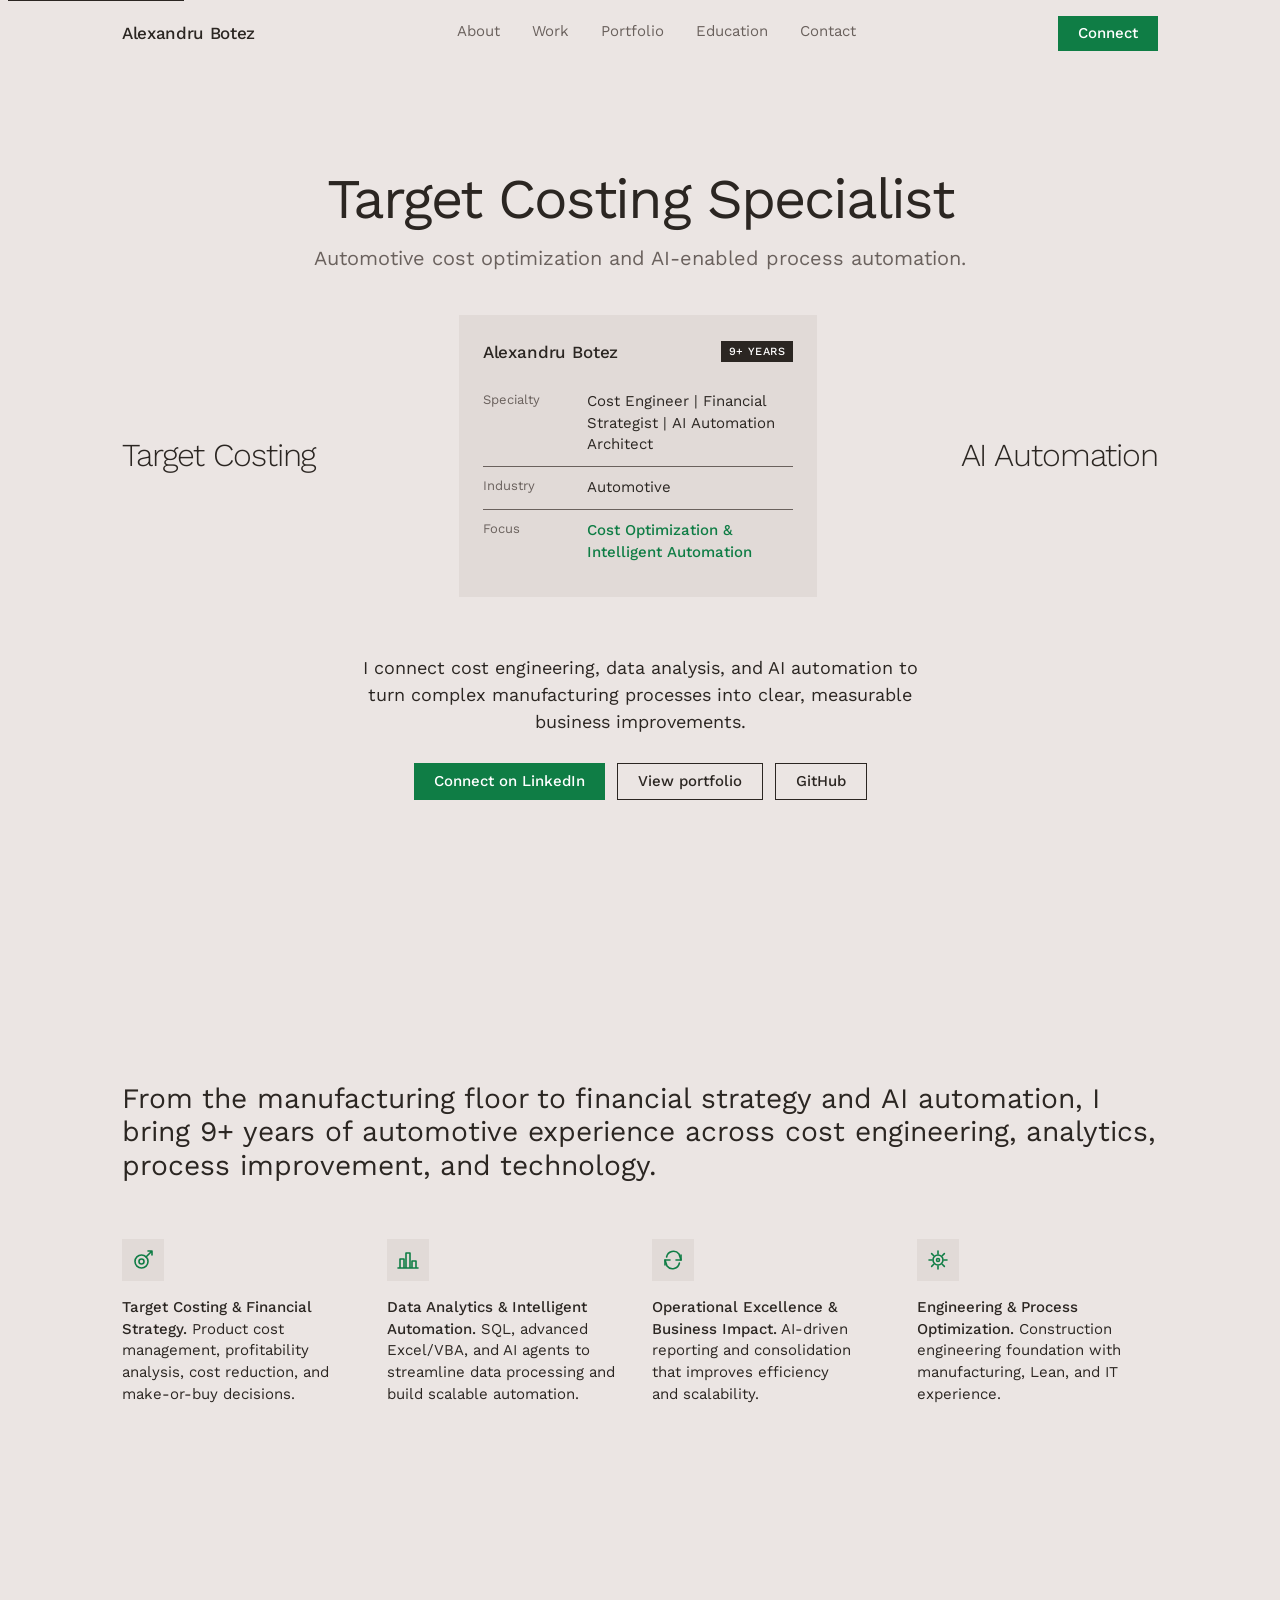
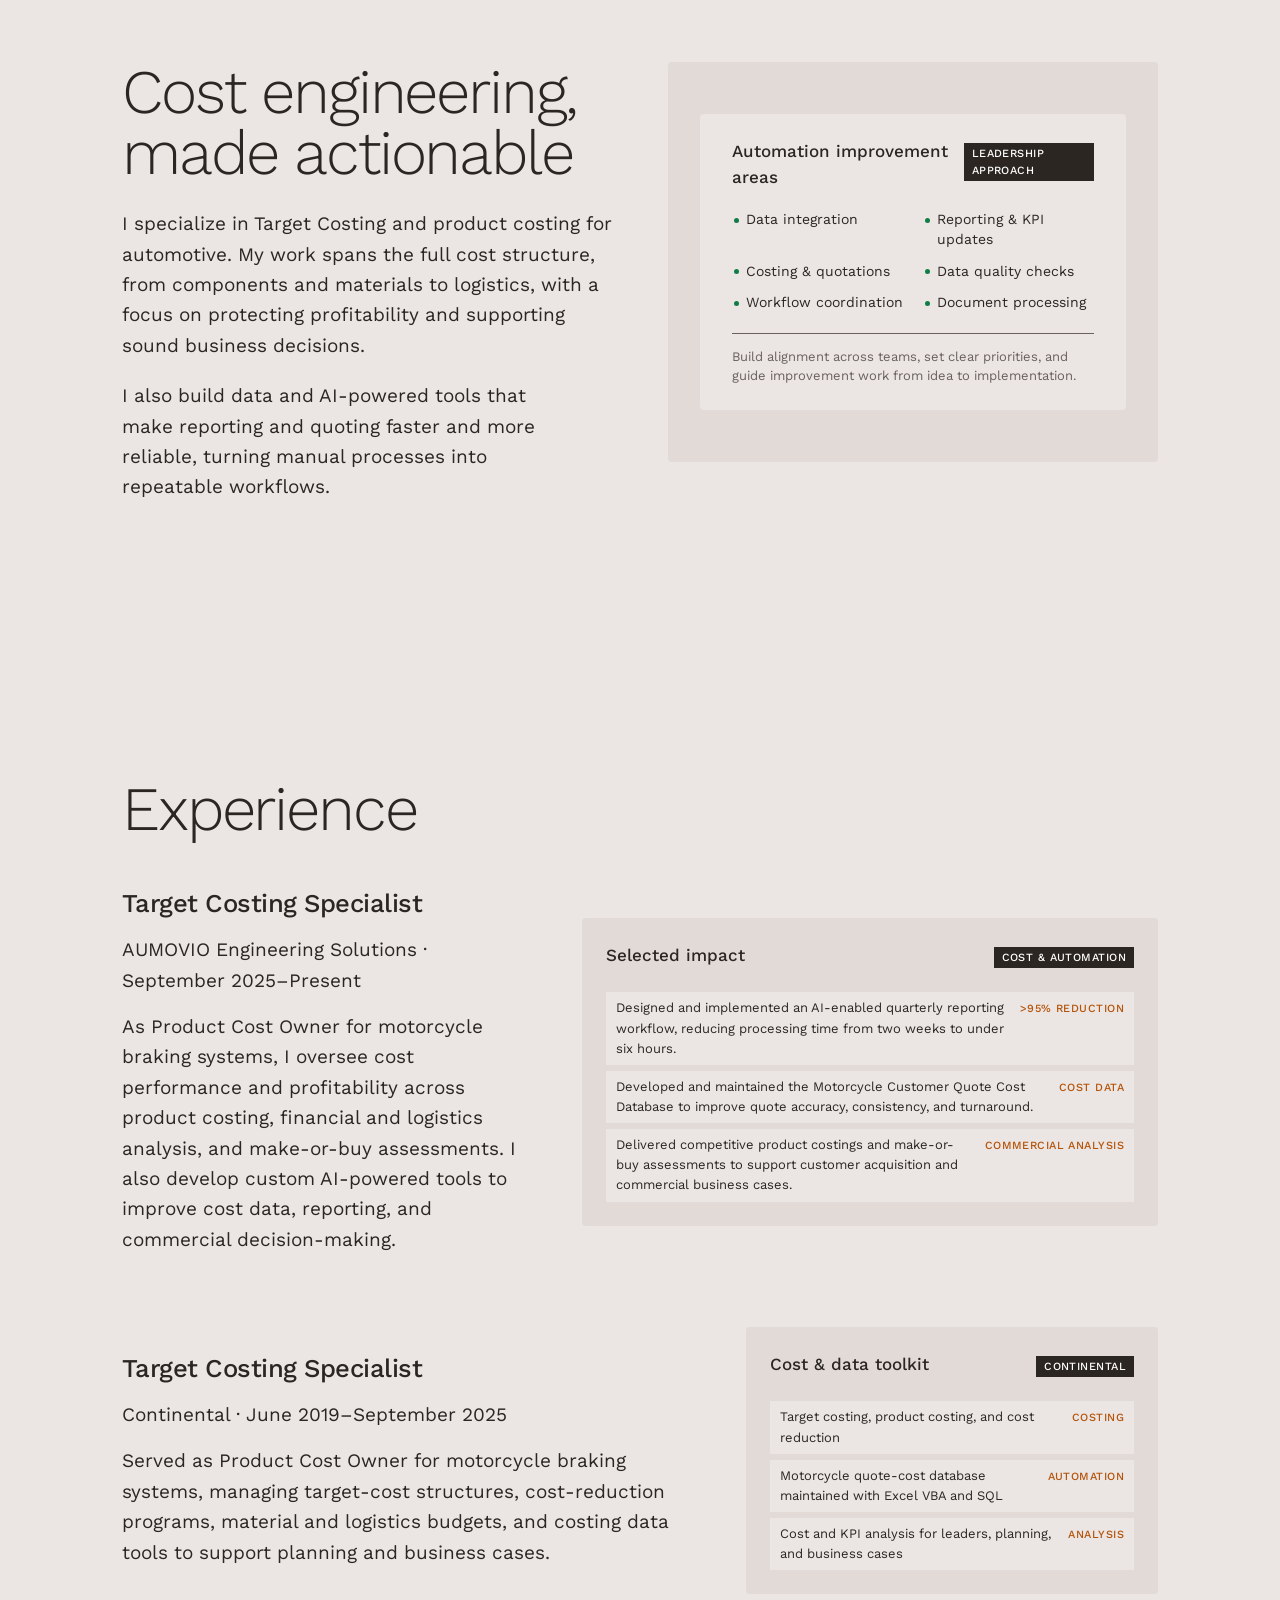
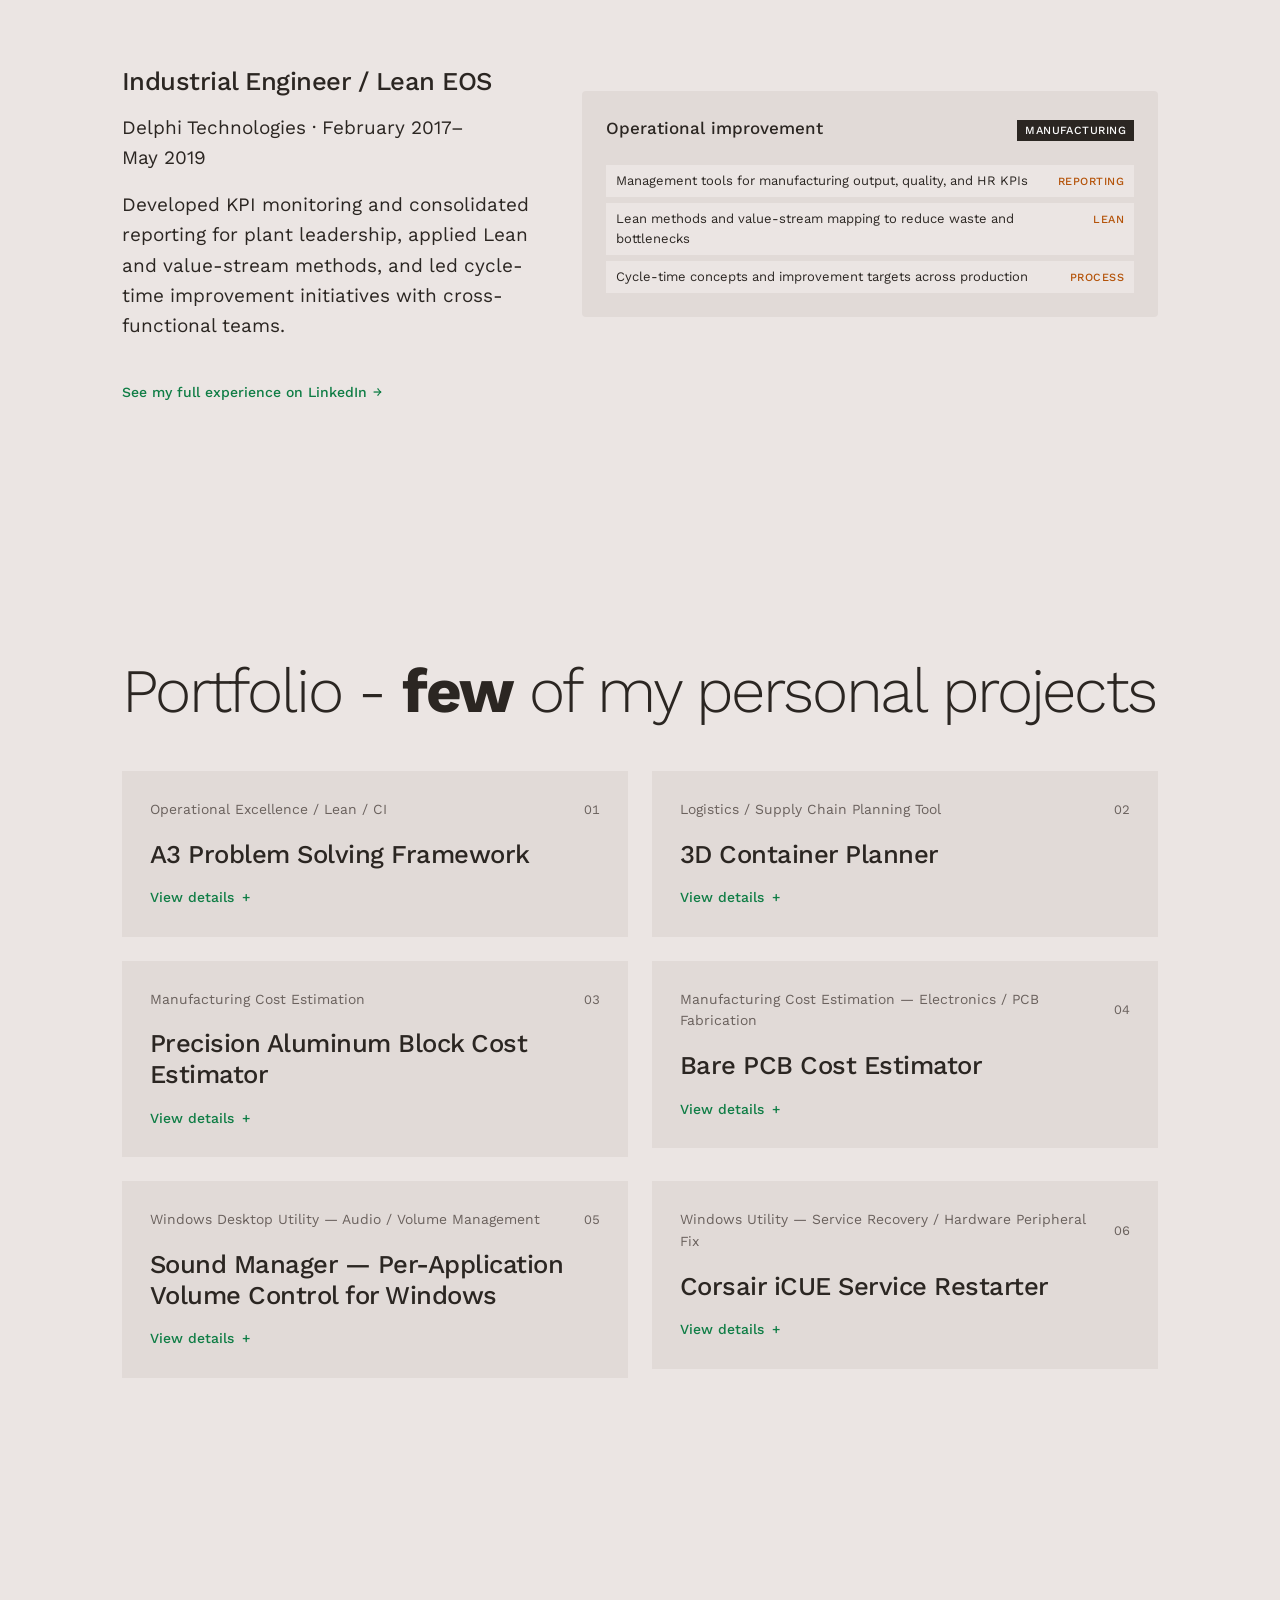
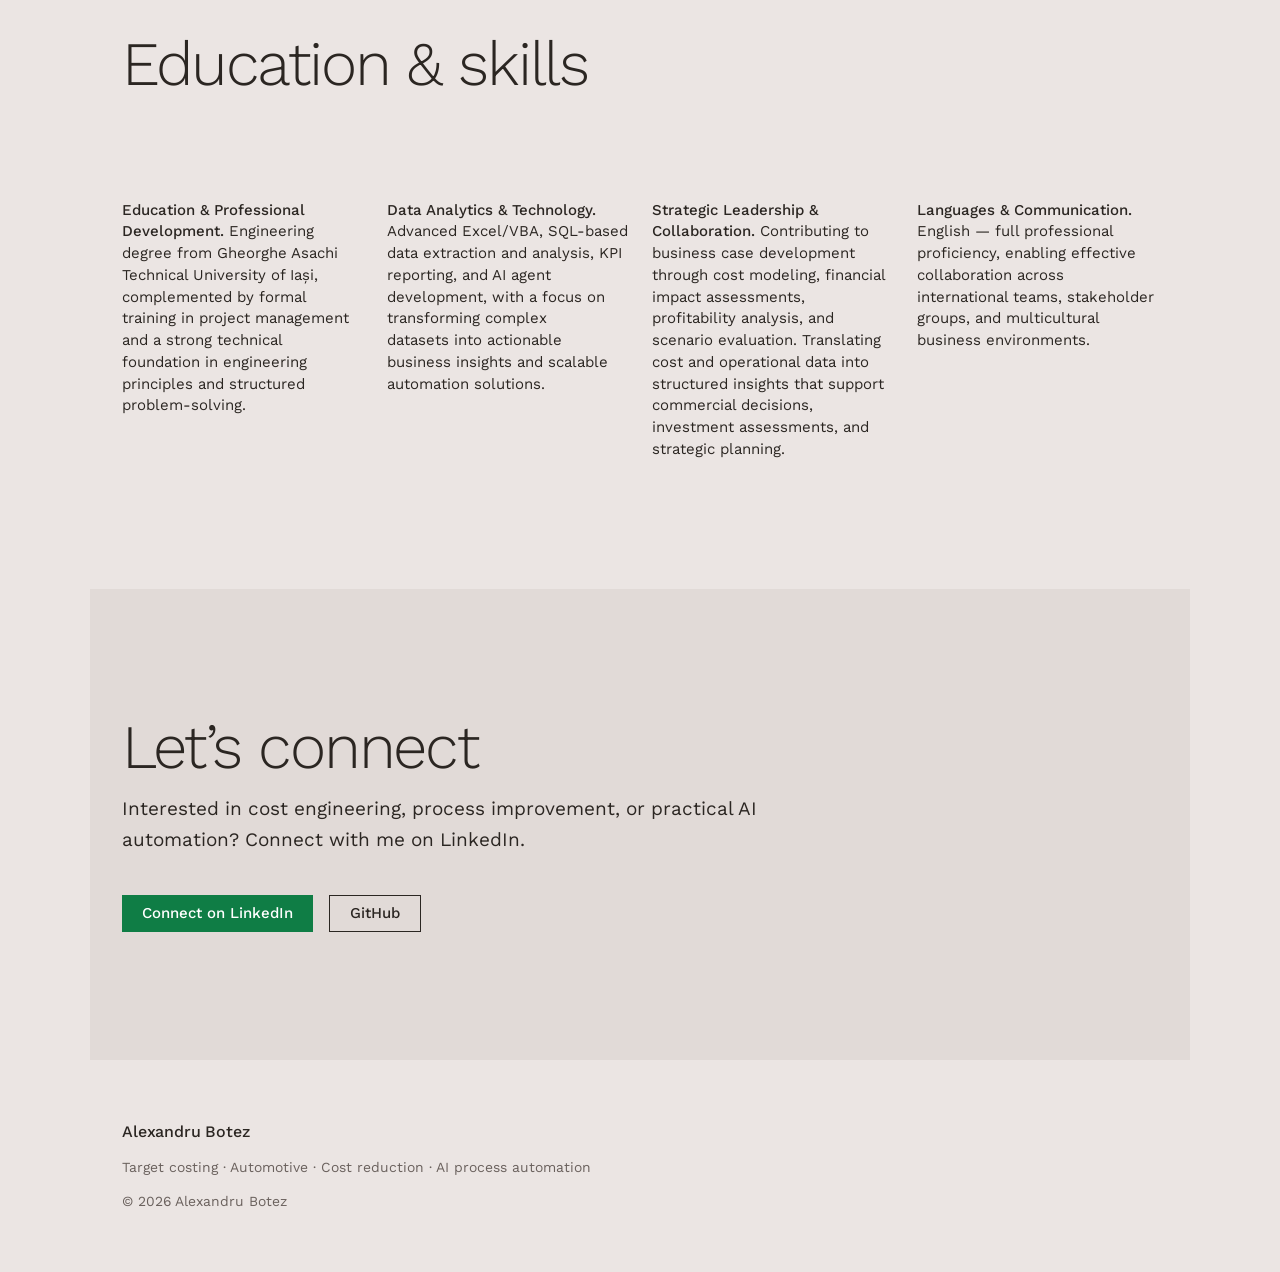
<file: index.html>
<!DOCTYPE html>
<html lang="en">
<head>
<meta charset="UTF-8">
<meta name="viewport" content="width=device-width, initial-scale=1.0">
<title>Alexandru Botez &mdash; Target Costing Specialist | Automotive Cost Optimization &amp; AI Automation</title>
<meta name="description" content="Target Costing Specialist with 9+ years in automotive cost engineering, financial analysis, and AI-enabled process automation. Explore experience and case studies.">
<meta name="theme-color" content="#ebe5e3">
<meta property="og:type" content="website">
<meta property="og:title" content="Alexandru Botez &mdash; Target Costing Specialist">
<meta property="og:description" content="Automotive cost optimization and AI-enabled process automation. Explore experience and case studies.">
<meta name="twitter:card" content="summary">
<meta name="twitter:title" content="Alexandru Botez &mdash; Target Costing Specialist">
<meta name="twitter:description" content="Automotive cost optimization and AI-enabled process automation.">
<link rel="icon" href="data:image/svg+xml,%3Csvg xmlns='http://www.w3.org/2000/svg' viewBox='0 0 64 64'%3E%3Crect width='64' height='64' fill='%230f7d45'/%3E%3Ctext x='32' y='42' font-family='Arial,sans-serif' font-size='28' font-weight='700' text-anchor='middle' fill='white'%3EAB%3C/text%3E%3C/svg%3E">
<script type="application/ld+json">
{"@context":"https://schema.org","@type":"Person","name":"Alexandru Botez","jobTitle":"Target Costing Specialist","worksFor":{"@type":"Organization","name":"AUMOVIO Engineering Solutions"},"sameAs":["https://www.linkedin.com/in/botez-alexandru-986752140","https://github.com/BotezAlexandru90"],"knowsAbout":["Target costing","Product costing","Cost reduction","Make-or-buy analysis","AI process automation","SQL","Excel VBA"]}
</script>
<link rel="preconnect" href="https://fonts.googleapis.com">
<link rel="preconnect" href="https://fonts.gstatic.com" crossorigin>
<link href="https://fonts.googleapis.com/css2?family=Work+Sans:wght@300;400;500&display=swap" rel="stylesheet">
<link rel="stylesheet" href="css/style.css">
</head>
<body>

<a class="skip-link" href="#main">Skip to content</a>

<header class="site-header" id="site-header">
  <div class="header-inner">
    <a href="#" class="wordmark">Alexandru Botez</a>
    <nav class="top-nav">
      <a href="#about">About</a>
      <a href="#work">Work</a>
      <a href="#portfolio">Portfolio</a>
      <a href="#education">Education</a>
      <a href="#contact">Contact</a>
    </nav>
    <a href="https://www.linkedin.com/in/botez-alexandru-986752140" class="button button-solid" target="_blank" rel="noopener">Connect</a>
  </div>
</header>

<main id="main">

<section class="hero" id="hero" aria-label="Hero">
  <div class="hero-inner">
    <h1 class="hero-title">Target Costing Specialist</h1>
    <p class="hero-sub">Automotive cost optimization and AI-enabled process automation.</p>
    <div class="hero-splits">
      <span class="split-half split-left">Target Costing</span>
      <div class="hero-frame" aria-label="Professional profile">
        <div class="fragment" data-ui>
          <div class="frag-header">
            <span class="frag-title">Alexandru Botez</span>
            <span class="frag-chip">9+ years</span>
          </div>
          <div class="frag-body">
            <div class="frag-row">
              <span class="frag-label">Specialty</span>
              <span class="frag-value">Cost Engineer | Financial Strategist | AI Automation Architect</span>
            </div>
            <div class="frag-row">
              <span class="frag-label">Industry</span>
              <span class="frag-value">Automotive</span>
            </div>
            <div class="frag-row frag-row-diff">
              <span class="frag-label">Focus</span>
              <span class="frag-value frag-value-good">Cost Optimization &amp; Intelligent Automation</span>
            </div>
          </div>
        </div>
      </div>
      <span class="split-half split-right">AI Automation</span>
    </div>
    <p class="hero-support">I connect cost engineering, data analysis, and AI automation to turn complex manufacturing processes into clear, measurable business improvements.</p>
    <div class="hero-actions">
      <a href="https://www.linkedin.com/in/botez-alexandru-986752140" class="button button-solid" target="_blank" rel="noopener">Connect on LinkedIn</a>
      <a href="#portfolio" class="button">View portfolio</a>
      <a href="https://github.com/BotezAlexandru90" class="button" target="_blank" rel="noopener">GitHub</a>
    </div>
  </div>
</section>

<section class="intro" id="intro" aria-label="Introduction">
  <div class="intro-wrap">
    <p class="intro-lead">From the manufacturing floor to financial strategy and AI automation, I bring 9+ years of automotive experience across cost engineering, analytics, process improvement, and technology.</p>
    <div class="intro-cols">
      <div class="intro-col">
        <span class="intro-icon" aria-hidden="true">
          <svg viewBox="0 0 24 24" fill="none" stroke="currentColor" stroke-width="1.6" stroke-linecap="round" stroke-linejoin="round"><circle cx="10.5" cy="13.5" r="6.5"/><circle cx="10.5" cy="13.5" r="2.5"/><path d="m15 9 6-6m-4 0h4v4"/></svg>
        </span>
        <p><strong>Target Costing &amp; Financial Strategy.</strong> Product cost management, profitability analysis, cost reduction, and make-or-buy decisions.</p>
      </div>
      <div class="intro-col">
        <span class="intro-icon" aria-hidden="true">
          <svg viewBox="0 0 24 24" fill="none" stroke="currentColor" stroke-width="1.6" stroke-linecap="round" stroke-linejoin="round"><path d="M4 20V11h4v9M10 20V5h4v15M16 20v-7h4v7M2 20h20"/></svg>
        </span>
        <p><strong>Data Analytics &amp; Intelligent Automation.</strong> SQL, advanced Excel/VBA, and AI agents to streamline data processing and build scalable automation.</p>
      </div>
      <div class="intro-col">
        <span class="intro-icon" aria-hidden="true">
          <svg viewBox="0 0 24 24" fill="none" stroke="currentColor" stroke-width="1.6" stroke-linecap="round" stroke-linejoin="round"><path d="M20 7v5h-5M4 17v-5h5"/><path d="M5.6 9A7 7 0 0 1 18 6l2 6M4 12l2 6a7 7 0 0 0 12.4-3"/></svg>
        </span>
        <p><strong>Operational Excellence &amp; Business Impact.</strong> AI-driven reporting and consolidation that improves efficiency and scalability.</p>
      </div>
      <div class="intro-col">
        <span class="intro-icon" aria-hidden="true">
          <svg viewBox="0 0 24 24" fill="none" stroke="currentColor" stroke-width="1.6" stroke-linecap="round" stroke-linejoin="round"><path d="M12 3v3m0 12v3M3 12h3m12 0h3M5.64 5.64l2.12 2.12m8.48 8.48 2.12 2.12m0-12.72-2.12 2.12m-8.48 8.48-2.12 2.12"/><circle cx="12" cy="12" r="5"/><circle cx="12" cy="12" r="1.5"/></svg>
        </span>
        <p><strong>Engineering &amp; Process Optimization.</strong> Construction engineering foundation with manufacturing, Lean, and IT experience.</p>
      </div>
    </div>
  </div>
</section>

<section class="about" id="about" aria-label="About">
  <div class="about-grid">
    <div class="about-statement">
      <h2>Cost engineering, made actionable</h2>
      <p>I specialize in Target Costing and product costing for automotive. My work spans the full cost structure, from components and materials to logistics, with a focus on protecting profitability and supporting sound business decisions.</p>
      <p>I also build data and AI-powered tools that make reporting and quoting faster and more reliable, turning manual processes into repeatable workflows.</p>
    </div>
    <div class="about-pin" id="about-pin">
      <div class="pin-stage">
        <div class="pin-item pin-active">
          <div class="pin-fragment" data-ui>
            <div class="pf-header"><span class="pf-title">Automation improvement areas</span><span class="pf-chip">Leadership approach</span></div>
            <ul class="pf-areas">
              <li>Data integration</li>
              <li>Reporting &amp; KPI updates</li>
              <li>Costing &amp; quotations</li>
              <li>Data quality checks</li>
              <li>Workflow coordination</li>
              <li>Document processing</li>
            </ul>
            <p class="pf-lead">Build alignment across teams, set clear priorities, and guide improvement work from idea to implementation.</p>
          </div>
        </div>
      </div>
    </div>
  </div>
</section>

<section class="work" id="work" aria-label="Work">
  <div class="work-wrap">
    <h2 class="section-heading">Experience</h2>
    <div class="work-rows">
      <article class="work-row work-row-statement-left">
        <div class="work-statement">
          <h3>Target Costing Specialist</h3>
          <p>AUMOVIO Engineering Solutions · September 2025&ndash;Present</p>
          <p>As Product Cost Owner for motorcycle braking systems, I oversee cost performance and profitability across product costing, financial and logistics analysis, and make-or-buy assessments. I also develop custom AI-powered tools to improve cost data, reporting, and commercial decision-making.</p>
        </div>
        <div class="work-fragment" data-ui>
          <div class="wf-head"><span class="wf-title">Selected impact</span><span class="wf-chip">Cost &amp; automation</span></div>
          <div class="wf-list">
            <div class="wf-list-item"><span class="wf-list-desc">Designed and implemented an AI-enabled quarterly reporting workflow, reducing processing time from two weeks to under six hours.</span><span class="wf-list-status">&gt;95% reduction</span></div>
            <div class="wf-list-item"><span class="wf-list-desc">Developed and maintained the Motorcycle Customer Quote Cost Database to improve quote accuracy, consistency, and turnaround.</span><span class="wf-list-status">Cost data</span></div>
            <div class="wf-list-item"><span class="wf-list-desc">Delivered competitive product costings and make-or-buy assessments to support customer acquisition and commercial business cases.</span><span class="wf-list-status">Commercial analysis</span></div>
          </div>
        </div>
      </article>

      <article class="work-row work-row-statement-right">
        <div class="work-statement">
          <h3>Target Costing Specialist</h3>
          <p>Continental · June 2019&ndash;September 2025</p>
          <p>Served as Product Cost Owner for motorcycle braking systems, managing target-cost structures, cost-reduction programs, material and logistics budgets, and costing data tools to support planning and business cases.</p>
        </div>
        <div class="work-fragment" data-ui>
          <div class="wf-head"><span class="wf-title">Cost &amp; data toolkit</span><span class="wf-chip">Continental</span></div>
          <div class="wf-list">
            <div class="wf-list-item"><span class="wf-list-desc">Target costing, product costing, and cost reduction</span><span class="wf-list-status">Costing</span></div>
            <div class="wf-list-item"><span class="wf-list-desc">Motorcycle quote-cost database maintained with Excel VBA and SQL</span><span class="wf-list-status">Automation</span></div>
            <div class="wf-list-item"><span class="wf-list-desc">Cost and KPI analysis for leaders, planning, and business cases</span><span class="wf-list-status">Analysis</span></div>
          </div>
        </div>
      </article>

      <article class="work-row work-row-statement-left">
        <div class="work-statement">
          <h3>Industrial Engineer / Lean EOS</h3>
          <p>Delphi Technologies · February 2017&ndash;May 2019</p>
          <p>Developed KPI monitoring and consolidated reporting for plant leadership, applied Lean and value-stream methods, and led cycle-time improvement initiatives with cross-functional teams.</p>
        </div>
        <div class="work-fragment" data-ui>
          <div class="wf-head"><span class="wf-title">Operational improvement</span><span class="wf-chip">Manufacturing</span></div>
          <div class="wf-list">
            <div class="wf-list-item"><span class="wf-list-desc">Management tools for manufacturing output, quality, and HR KPIs</span><span class="wf-list-status">Reporting</span></div>
            <div class="wf-list-item"><span class="wf-list-desc">Lean methods and value-stream mapping to reduce waste and bottlenecks</span><span class="wf-list-status">Lean</span></div>
            <div class="wf-list-item"><span class="wf-list-desc">Cycle-time concepts and improvement targets across production</span><span class="wf-list-status">Process</span></div>
          </div>
        </div>
      </article>

    </div>
    <p class="work-more"><a href="https://www.linkedin.com/in/botez-alexandru-986752140" class="work-link" target="_blank" rel="noopener">See my full experience on LinkedIn <span class="work-arrow">&#8594;</span></a></p>
  </div>
</section>

<section class="portfolio" id="portfolio" aria-label="Portfolio">
  <div class="portfolio-wrap">
    <h2 class="section-heading">Portfolio - <b>few</b> of my personal projects</h2>
    <div class="portfolio-grid">
                        <details class="portfolio-card">
        <summary class="portfolio-summary">
          <span class="portfolio-card-head">
            <span class="portfolio-category">Operational Excellence / Lean / CI</span>
            <span class="portfolio-index">01</span>
          </span>
          <span class="portfolio-card-title">A3 Problem Solving Framework</span>
          <span class="portfolio-toggle">
            <span class="portfolio-toggle-closed">View details</span>
            <span class="portfolio-toggle-open">Hide details</span>
            <span class="portfolio-toggle-icon" aria-hidden="true"></span>
          </span>
        </summary>
        <div class="portfolio-details">
          <dl class="portfolio-case">
            <div><dt>Challenge</dt><dd>Some process exhibits operational variance and inefficiencies, creating a clear gap between actual performance and the required target state, resulting in wasted resources.</dd></div>
            <div><dt>Contribution</dt><dd>This project eliminates process waste, standardizes workflows, and closes the performance gap to improve efficiency and resource utilization.</dd></div>
          </dl>
          <div class="portfolio-outcome">
            <strong>A3 problem solving with gates, audit trail, and KPIs.</strong>
            <span>A3 Tracker turns A3 problem solving into a governed, traceable, and measurable team process.</span>
          </div>
          <a class="portfolio-source" href="https://github.com/BotezAlexandru90/A3-Problem-Solving-Framework" target="_blank" rel="noopener">View source <span aria-hidden="true">&#8594;</span></a>
        </div>
      </details>

      <details class="portfolio-card">
        <summary class="portfolio-summary">
          <span class="portfolio-card-head">
            <span class="portfolio-category">Logistics / Supply Chain Planning Tool</span>
            <span class="portfolio-index">02</span>
          </span>
          <span class="portfolio-card-title">3D Container Planner</span>
          <span class="portfolio-toggle">
            <span class="portfolio-toggle-closed">View details</span>
            <span class="portfolio-toggle-open">Hide details</span>
            <span class="portfolio-toggle-icon" aria-hidden="true"></span>
          </span>
        </summary>
        <div class="portfolio-details">
          <dl class="portfolio-case">
            <div><dt>Challenge</dt><dd>Manual container/pallet planning and cost estimation lack spatial visibility and accurate per-piece costing.</dd></div>
            <div><dt>Contribution</dt><dd>Interactive 3D loading, automatic pallet optimization, and landed-cost/SKU-level analytics in one self-contained tool.</dd></div>
          </dl>
          <div class="portfolio-outcome">
            <strong>Visualize, optimize, and cost container loading.</strong>
            <span>Interactive 3D container/pallet planning with auto-optimization, landed cost per piece, SKU breakdown, and JSON save/load in a single browser file.</span>
          </div>
          <a class="portfolio-source" href="https://github.com/BotezAlexandru90/Container-estimator/" target="_blank" rel="noopener">View source <span aria-hidden="true">&#8594;</span></a>
        </div>
      </details>

      <details class="portfolio-card">
        <summary class="portfolio-summary">
          <span class="portfolio-card-head">
            <span class="portfolio-category">Manufacturing Cost Estimation</span>
            <span class="portfolio-index">03</span>
          </span>
          <span class="portfolio-card-title">Precision Aluminum Block Cost Estimator</span>
          <span class="portfolio-toggle">
            <span class="portfolio-toggle-closed">View details</span>
            <span class="portfolio-toggle-open">Hide details</span>
            <span class="portfolio-toggle-icon" aria-hidden="true"></span>
          </span>
        </summary>
        <div class="portfolio-details">
          <dl class="portfolio-case">
            <div><dt>Challenge</dt><dd>Manual estimation of aluminum block manufacturing costs is fragmented and error-prone — material, scrap credit, setup amortization, machining time, tooling, and post-machining operations are often calculated separately, making it hard to get a reliable part or batch cost quickly.</dd></div>
            <div><dt>Contribution</dt><dd>Consolidates aluminum block manufacturing cost estimation into one browser tool — material cost and scrap credit, setup amortization, machining time, tooling, and post-machining operations — and returns a direct part/batch cost in EUR, with browser state saving and JSON export/import for reuse or transfer.</dd></div>
          </dl>
          <div class="portfolio-outcome">
            <strong>Browser-based aluminum block cost estimator.</strong>
            <span>Direct aluminum block manufacturing cost estimation in the browser — material/scrap, setup, machining, tooling, and post-processing through to total part and batch cost.</span>
          </div>
          <a class="portfolio-source" href="https://github.com/BotezAlexandru90/Aluminium-block-calculation" target="_blank" rel="noopener">View source <span aria-hidden="true">&#8594;</span></a>
        </div>
      </details>

      <details class="portfolio-card">
        <summary class="portfolio-summary">
          <span class="portfolio-card-head">
            <span class="portfolio-category">Manufacturing Cost Estimation — Electronics / PCB Fabrication</span>
            <span class="portfolio-index">04</span>
          </span>
          <span class="portfolio-card-title">Bare PCB Cost Estimator</span>
          <span class="portfolio-toggle">
            <span class="portfolio-toggle-closed">View details</span>
            <span class="portfolio-toggle-open">Hide details</span>
            <span class="portfolio-toggle-icon" aria-hidden="true"></span>
          </span>
        </summary>
        <div class="portfolio-details">
          <dl class="portfolio-case">
            <div><dt>Challenge</dt><dd>Bare PCB cost estimating is fragmented between bottom-up should-cost analysis and top-down purchasing estimates, making it hard to compare approaches or get a quick EUR-based planning figure without supplier quotes.</dd></div>
            <div><dt>Contribution</dt><dd>A browser-based tool that runs two independent estimation methods side by side — Industrial Should-Cost (fabrication, drilling, scrap, margin, amortized NRE setup) and Purchasing Estimation (area × regional base rate × spec multipliers × volume factor) — with regional defaults (CN, IN, EU, US, JP), adjustable expert coefficients, browser local storage, and JSON export/import.</dd></div>
          </dl>
          <div class="portfolio-outcome">
            <strong>Two-method bare PCB cost estimator in the browser</strong>
            <span>Produces a per-unit EUR cost for bare PCBs by pairing two independent approaches — a bottom-up should-cost built from fabrication, drilling, scrap, margin, and amortized NRE setup.</span>
          </div>
          <a class="portfolio-source" href="https://github.com/BotezAlexandru90/PCB-Calculation" target="_blank" rel="noopener">View source <span aria-hidden="true">&#8594;</span></a>
        </div>
      </details>

      <details class="portfolio-card">
        <summary class="portfolio-summary">
          <span class="portfolio-card-head">
            <span class="portfolio-category">Windows Desktop Utility — Audio / Volume Management</span>
            <span class="portfolio-index">05</span>
          </span>
          <span class="portfolio-card-title">Sound Manager — Per-Application Volume Control for Windows</span>
          <span class="portfolio-toggle">
            <span class="portfolio-toggle-closed">View details</span>
            <span class="portfolio-toggle-open">Hide details</span>
            <span class="portfolio-toggle-icon" aria-hidden="true"></span>
          </span>
        </summary>
        <div class="portfolio-details">
          <dl class="portfolio-case">
            <div><dt>Challenge</dt><dd>Windows does not offer a simple, persistent way to control each application’s volume independently, and users often want to hide apps they never adjust — leading to repetitive trips to the system mixer or unwanted entries in the volume list.</dd></div>
            <div><dt>Contribution</dt><dd>A lightweight PyQt6/pycaw Windows app that gives every audio-playing application its own volume slider, maintains an exclusion list for apps the user never wants to see, and remembers the window’s position and size — packaged as a single standalone executable</dd></div>
            <div><dt>Tools</dt><dd>Python</dd></div>
          </dl>
          <div class="portfolio-outcome">
            <strong>Per-app volume control for Windows, without the system mixer.</strong>
            <span>Provides independent volume sliders for every application currently playing audio, lets the user hide unwanted apps via a persistent exclusion list.</span>
          </div>
          <a class="portfolio-source" href="https://github.com/BotezAlexandru90/Sound-Manager" target="_blank" rel="noopener">View source <span aria-hidden="true">&#8594;</span></a>
        </div>
      </details>

      <details class="portfolio-card">
        <summary class="portfolio-summary">
          <span class="portfolio-card-head">
            <span class="portfolio-category">Windows Utility — Service Recovery / Hardware Peripheral Fix</span>
            <span class="portfolio-index">06</span>
          </span>
          <span class="portfolio-card-title">Corsair iCUE Service Restarter</span>
          <span class="portfolio-toggle">
            <span class="portfolio-toggle-closed">View details</span>
            <span class="portfolio-toggle-open">Hide details</span>
            <span class="portfolio-toggle-icon" aria-hidden="true"></span>
          </span>
        </summary>
        <div class="portfolio-details">
          <dl class="portfolio-case">
            <div><dt>Challenge</dt><dd>Corsair iCUE can hang, stop responding, or lose control of RAM RGB lighting, and the Corsair services can become stuck — situations that normally force a full Windows reboot just to restore basic peripheral functionality.</dd></div>
            <div><dt>Contribution</dt><dd>A self-elevating Windows batch script that force-restarts the entire Corsair service stack without rebooting</dd></div>
            <div><dt>Tools</dt><dd>Batchfile</dd></div>
          </dl>
          <div class="portfolio-outcome">
            <strong>Restart the full Corsair iCUE service stack without rebooting</strong>
            <span>Provides a one-click recovery path for stuck iCUE or unresponsive Corsair RGB by self-elevating to Administrator, terminating iCUE.exe, cycling all Corsair services back to automatic.</span>
          </div>
          <a class="portfolio-source" href="https://github.com/BotezAlexandru90/Corsair-Icue-restart" target="_blank" rel="noopener">View source <span aria-hidden="true">&#8594;</span></a>
        </div>
      </details>
    </div>
  </div>
</section>

<section class="intro" id="education" aria-label="Education and skills">
  <div class="intro-wrap">
    <h2 class="section-heading">Education &amp; skills</h2>
    <div class="intro-cols">
      <div class="intro-col">
        <p><strong>Education &amp; Professional Development.</strong> Engineering degree from Gheorghe Asachi Technical University of Iași, complemented by formal training in project management and a strong technical foundation in engineering principles and structured problem-solving.</p>
      </div>
      <div class="intro-col">
        <p><strong>Data Analytics &amp; Technology.</strong> Advanced Excel/VBA, SQL-based data extraction and analysis, KPI reporting, and AI agent development, with a focus on transforming complex datasets into actionable business insights and scalable automation solutions.</p>
      </div>
      <div class="intro-col">
        <p><strong>Strategic Leadership &amp; Collaboration.</strong> Contributing to business case development through cost modeling, financial impact assessments, profitability analysis, and scenario evaluation. Translating cost and operational data into structured insights that support commercial decisions, investment assessments, and strategic planning.</p>
      </div>
      <div class="intro-col">
        <p><strong>Languages &amp; Communication.</strong> English &mdash; full professional proficiency, enabling effective collaboration across international teams, stakeholder groups, and multicultural business environments.</p>
      </div>
    </div>
  </div>
</section>

<section class="contact" id="contact" aria-label="Contact">
  <div class="contact-wrap">
    <div class="contact-statement">
      <h2>Let&rsquo;s connect</h2>
      <p>Interested in cost engineering, process improvement, or practical AI automation? Connect with me on LinkedIn.</p>
    </div>
    <div class="contact-actions">
      <a href="https://www.linkedin.com/in/botez-alexandru-986752140" class="button button-solid" target="_blank" rel="noopener">Connect on LinkedIn</a>
      <a href="https://github.com/BotezAlexandru90" class="button" target="_blank" rel="noopener">GitHub</a>
    </div>
  </div>
</section>

</main>

<footer class="site-footer">
  <div class="footer-inner">
    <div class="footer-copy">Alexandru Botez</div>
    <div class="footer-note">Target costing · Automotive · Cost reduction · AI process automation</div>
    <div class="footer-note">&copy; 2026 Alexandru Botez</div>
  </div>
</footer>

<script src="js/app.js"></script>
</body>
</html>
</file>
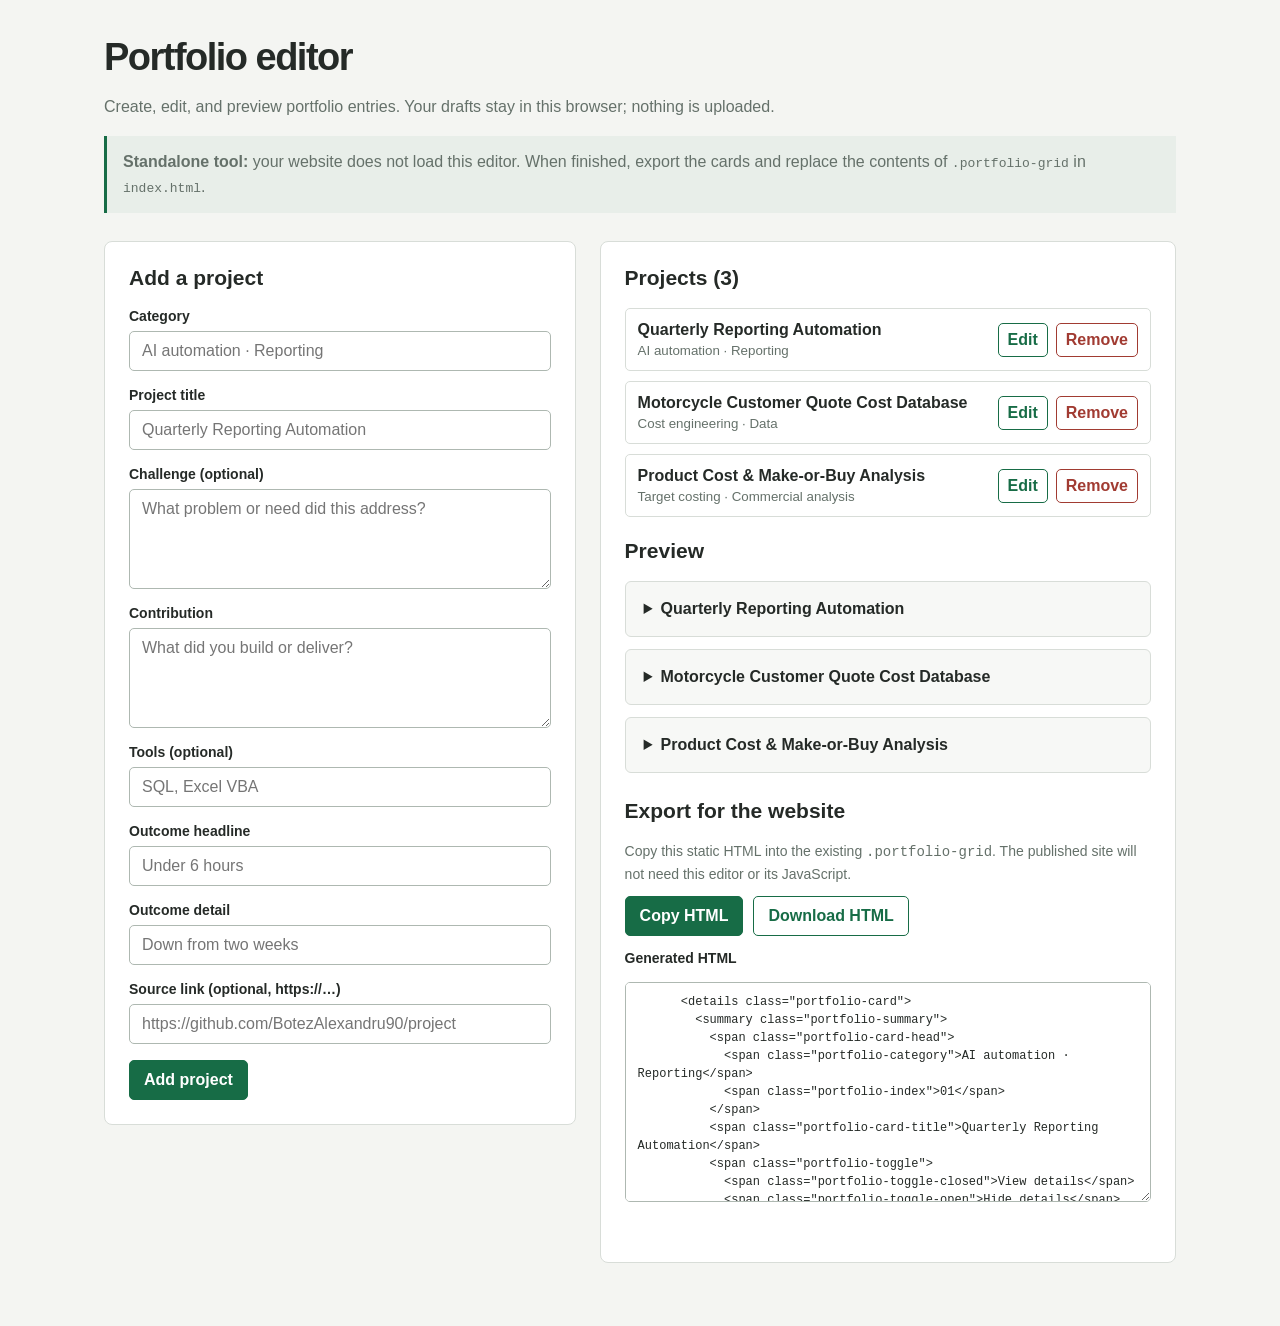
<file: portfolio-editor.html>
<!DOCTYPE html>
<html lang="en">
<head>
  <meta charset="UTF-8">
  <meta name="viewport" content="width=device-width, initial-scale=1">
  <meta name="robots" content="noindex, nofollow">
  <title>Portfolio editor</title>
  <style>
    :root {
      color-scheme: light;
      font-family: "Segoe UI", Arial, sans-serif;
      color: #252a27;
      background: #f4f5f2;
      font-synthesis: none;
      text-rendering: optimizeLegibility;
      --green: #176c46;
      --line: #d8ddd8;
      --muted: #65716a;
      --panel: #fff;
    }

    * { box-sizing: border-box; }
    body { margin: 0; }
    button, input, textarea { font: inherit; }
    button { cursor: pointer; }
    .page { max-width: 1120px; margin: 0 auto; padding: 36px 24px 64px; }
    header { margin-bottom: 28px; }
    h1 { margin: 0 0 8px; font-size: clamp(28px, 4vw, 38px); letter-spacing: -0.04em; }
    h2 { margin: 0 0 18px; font-size: 21px; }
    h3 { margin: 0; font-size: 18px; }
    p { line-height: 1.55; }
    .intro, .notice { color: var(--muted); }
    .notice { padding: 14px 16px; background: #e8eee9; border-left: 3px solid var(--green); }
    .layout { display: grid; grid-template-columns: minmax(280px, 0.9fr) minmax(0, 1.1fr); gap: 24px; align-items: start; }
    .panel { padding: 24px; background: var(--panel); border: 1px solid var(--line); border-radius: 8px; }
    .field { display: grid; gap: 7px; margin-bottom: 16px; }
    label { font-size: 14px; font-weight: 600; }
    input, textarea { width: 100%; padding: 10px 12px; border: 1px solid #aeb8b1; border-radius: 5px; color: inherit; background: #fff; }
    input:focus, textarea:focus, button:focus-visible { outline: 2px solid var(--green); outline-offset: 2px; }
    textarea { min-height: 100px; resize: vertical; }
    .actions { display: flex; flex-wrap: wrap; gap: 10px; }
    .button { padding: 10px 14px; border: 1px solid var(--green); border-radius: 5px; background: var(--green); color: white; font-weight: 600; }
    .button-secondary { color: var(--green); background: white; }
    .button-quiet { border-color: var(--line); color: var(--muted); background: white; }
    .button-danger { border-color: #a13b32; color: #a13b32; background: white; }
    .project-list { display: grid; gap: 10px; margin: 0 0 22px; padding: 0; list-style: none; }
    .project-item { display: grid; grid-template-columns: minmax(0, 1fr) auto auto; gap: 8px; align-items: center; padding: 12px; border: 1px solid var(--line); border-radius: 5px; }
    .project-item strong { overflow-wrap: anywhere; }
    .project-item small { display: block; margin-top: 4px; color: var(--muted); }
    .project-item button { padding: 7px 9px; }
    .preview { display: grid; gap: 12px; margin-bottom: 26px; }
    .preview-card { padding: 18px; border: 1px solid var(--line); border-radius: 6px; background: #f7f8f6; }
    .preview-card summary { cursor: pointer; font-weight: 600; }
    .preview-card p { margin-bottom: 0; }
    .preview-category { margin: 0 0 8px; color: var(--muted); font-size: 13px; }
    .preview-outcome { padding-top: 12px; border-top: 1px solid var(--line); }
    .preview-outcome strong { display: block; color: var(--green); }
    .export-help { margin: 0 0 10px; color: var(--muted); font-size: 14px; }
    #export-output { min-height: 220px; font: 12px/1.5 Consolas, monospace; }
    #status { min-height: 22px; margin: 10px 0 0; color: var(--green); font-size: 14px; }

    @media (max-width: 760px) {
      .page { padding: 24px 16px 48px; }
      .layout { grid-template-columns: 1fr; }
      .panel { padding: 18px; }
    }

    @media (max-width: 420px) {
      .project-item { grid-template-columns: minmax(0, 1fr) auto; }
      .project-item .delete-project { grid-column: 2; }
    }
  </style>
</head>
<body>
  <main class="page">
    <header>
      <h1>Portfolio editor</h1>
      <p class="intro">Create, edit, and preview portfolio entries. Your drafts stay in this browser; nothing is uploaded.</p>
      <p class="notice"><strong>Standalone tool:</strong> your website does not load this editor. When finished, export the cards and replace the contents of <code>.portfolio-grid</code> in <code>index.html</code>.</p>
    </header>

    <div class="layout">
      <section class="panel" aria-labelledby="editor-heading">
        <h2 id="editor-heading">Add a project</h2>
        <form id="project-form">
          <div class="field">
            <label for="category">Category</label>
            <input id="category" name="category" required maxlength="100" placeholder="AI automation · Reporting">
          </div>
          <div class="field">
            <label for="title">Project title</label>
            <input id="title" name="title" required maxlength="120" placeholder="Quarterly Reporting Automation">
          </div>
          <div class="field">
            <label for="challenge">Challenge (optional)</label>
            <textarea id="challenge" name="challenge" maxlength="500" placeholder="What problem or need did this address?"></textarea>
          </div>
          <div class="field">
            <label for="description">Contribution</label>
            <textarea id="description" name="description" required maxlength="1000" placeholder="What did you build or deliver?"></textarea>
          </div>
          <div class="field">
            <label for="tools">Tools (optional)</label>
            <input id="tools" name="tools" maxlength="160" placeholder="SQL, Excel VBA">
          </div>
          <div class="field">
            <label for="outcome">Outcome headline</label>
            <input id="outcome" name="outcome" required maxlength="100" placeholder="Under 6 hours">
          </div>
          <div class="field">
            <label for="outcome-detail">Outcome detail</label>
            <input id="outcome-detail" name="outcomeDetail" required maxlength="180" placeholder="Down from two weeks">
          </div>
          <div class="field">
            <label for="source">Source link (optional, https://…)</label>
            <input id="source" name="source" type="url" maxlength="300" placeholder="https://github.com/BotezAlexandru90/project">
          </div>
          <div class="actions">
            <button class="button" id="save-project" type="submit">Add project</button>
            <button class="button button-quiet" id="cancel-edit" type="button" hidden>Cancel edit</button>
          </div>
        </form>
      </section>

      <section class="panel" aria-labelledby="projects-heading">
        <h2 id="projects-heading">Projects <span id="project-count"></span></h2>
        <ul class="project-list" id="project-list"></ul>
        <h2>Preview</h2>
        <div class="preview" id="preview"></div>
        <h2>Export for the website</h2>
        <p class="export-help">Copy this static HTML into the existing <code>.portfolio-grid</code>. The published site will not need this editor or its JavaScript.</p>
        <div class="actions">
          <button class="button" id="copy-export" type="button">Copy HTML</button>
          <button class="button button-secondary" id="download-export" type="button">Download HTML</button>
        </div>
        <label class="field" for="export-output" style="margin-top: 14px">Generated HTML</label>
        <textarea id="export-output" readonly spellcheck="false"></textarea>
        <p id="status" role="status" aria-live="polite"></p>
      </section>
    </div>
  </main>

  <script>
    (function () {
      "use strict";

      var storageKey = "alexandru-botez-portfolio-editor-v1";
      var initialProjects = [
        {
          category: "AI automation · Reporting",
          title: "Quarterly Reporting Automation",
          challenge: "Quarterly reporting consolidation was a lengthy manual process.",
          tools: "AI agents, data consolidation",
          description: "Designed an AI agent pipeline that consolidates quarterly reporting into a scalable automated workflow.",
          outcome: "<6 hours",
          outcomeDetail: "Down from two weeks · >95% processing-time reduction",
          source: "https://www.google.com"
        },
        {
          category: "Cost engineering · Data",
          title: "Motorcycle Customer Quote Cost Database",
          challenge: "Customer quotes needed consistent, accurate cost inputs delivered quickly.",
          tools: "SQL, Excel VBA",
          description: "Built and maintained a structured cost database supporting customer quotations for the commercial team.",
          outcome: "Reliable cost data",
          outcomeDetail: "Structured for faster quoting and management review",
          source: "https://www.google.com"
        },
        {
          category: "Target costing · Commercial analysis",
          title: "Product Cost & Make-or-Buy Analysis",
          challenge: "Sourcing and commercial decisions required clear product cost visibility.",
          tools: "Cost modelling, Excel, data analysis",
          description: "Delivered product costing and make-or-buy assessments for motorcycle braking systems and commercial business cases.",
          outcome: "Decision support",
          outcomeDetail: "Cost visibility for sourcing and commercial decisions",
          source: "https://www.google.com"
        }
      ];
      var projects = loadProjects();
      var editingIndex = -1;
      var form = document.getElementById("project-form");
      var fields = {
        category: document.getElementById("category"),
        title: document.getElementById("title"),
        challenge: document.getElementById("challenge"),
        description: document.getElementById("description"),
        tools: document.getElementById("tools"),
        source: document.getElementById("source"),
        outcome: document.getElementById("outcome"),
        outcomeDetail: document.getElementById("outcome-detail")
      };
      var list = document.getElementById("project-list");
      var preview = document.getElementById("preview");
      var output = document.getElementById("export-output");
      var status = document.getElementById("status");
      var saveButton = document.getElementById("save-project");
      var cancelButton = document.getElementById("cancel-edit");

      function loadProjects() {
        try {
          var saved = window.localStorage.getItem(storageKey);
          if (saved === null) return initialProjects.slice();
          var parsed = JSON.parse(saved);
          if (!Array.isArray(parsed) || !parsed.every(isProject)) {
            throw new Error("Saved portfolio data has an invalid format.");
          }
          return parsed;
        } catch (error) {
          window.setTimeout(function () {
            document.getElementById("status").textContent =
              "Could not load saved drafts: " + error.message + " The original projects are shown.";
          }, 0);
          return initialProjects.slice();
        }
      }

      function isProject(project) {
        return project && ["category", "title", "description", "outcome", "outcomeDetail"]
          .every(function (key) { return typeof project[key] === "string"; });
      }

      function escapeHtml(value) {
        return String(value).replace(/[&<>"']/g, function (character) {
          return {
            "&": "&amp;",
            "<": "&lt;",
            ">": "&gt;",
            '"': "&quot;",
            "'": "&#39;"
          }[character];
        });
      }

      function cardMarkup(project, index) {
        return [
          '      <details class="portfolio-card">',
          '        <summary class="portfolio-summary">',
          '          <span class="portfolio-card-head">',
          '            <span class="portfolio-category">' + escapeHtml(project.category) + '</span>',
          '            <span class="portfolio-index">' + String(index + 1).padStart(2, "0") + '</span>',
          '          </span>',
          '          <span class="portfolio-card-title">' + escapeHtml(project.title) + '</span>',
          '          <span class="portfolio-toggle">',
          '            <span class="portfolio-toggle-closed">View details</span>',
          '            <span class="portfolio-toggle-open">Hide details</span>',
          '            <span class="portfolio-toggle-icon" aria-hidden="true"></span>',
          '          </span>',
          '        </summary>',
          '        <div class="portfolio-details">',
          '          <dl class="portfolio-case">',
          project.challenge ? '            <div><dt>Challenge</dt><dd>' + escapeHtml(project.challenge) + '</dd></div>' : null,
          '            <div><dt>Contribution</dt><dd>' + escapeHtml(project.description) + '</dd></div>',
          project.tools ? '            <div><dt>Tools</dt><dd>' + escapeHtml(project.tools) + '</dd></div>' : null,
          '          </dl>',
          '          <div class="portfolio-outcome">',
          '            <strong>' + escapeHtml(project.outcome) + '</strong>',
          '            <span>' + escapeHtml(project.outcomeDetail) + '</span>',
          '          </div>',
          /^https?:\/\//i.test(project.source || "") ? '          <a class="portfolio-source" href="' + escapeHtml(project.source) + '" target="_blank" rel="noopener">View source <span aria-hidden="true">&#8594;</span></a>' : null,
          '        </div>',
          '      </details>'
        ].filter(function (line) { return line !== null; }).join("\n");
      }

      function saveProjects() {
        try {
          window.localStorage.setItem(storageKey, JSON.stringify(projects));
          status.textContent = "Draft saved in this browser.";
        } catch (error) {
          status.textContent = "Could not save draft in this browser: " + error.message;
        }
      }

      function render() {
        list.replaceChildren();
        preview.replaceChildren();
        projects.forEach(function (project, index) {
          var item = document.createElement("li");
          item.className = "project-item";
          var label = document.createElement("div");
          var title = document.createElement("strong");
          title.textContent = project.title;
          var category = document.createElement("small");
          category.textContent = project.category;
          label.append(title, category);
          var edit = document.createElement("button");
          edit.className = "button button-secondary";
          edit.type = "button";
          edit.textContent = "Edit";
          edit.setAttribute("aria-label", "Edit " + project.title);
          edit.addEventListener("click", function () { beginEdit(index); });
          var remove = document.createElement("button");
          remove.className = "button button-danger delete-project";
          remove.type = "button";
          remove.textContent = "Remove";
          remove.setAttribute("aria-label", "Remove " + project.title);
          remove.addEventListener("click", function () { removeProject(index); });
          item.append(label, edit, remove);
          list.appendChild(item);

          var details = document.createElement("details");
          details.className = "preview-card";
          var summary = document.createElement("summary");
          summary.textContent = project.title;
          var categoryPreview = document.createElement("p");
          categoryPreview.className = "preview-category";
          categoryPreview.textContent = project.category;
          var description = document.createElement("p");
          description.textContent = project.description;
          var result = document.createElement("p");
          result.className = "preview-outcome";
          var resultTitle = document.createElement("strong");
          resultTitle.textContent = project.outcome;
          var resultDescription = document.createElement("span");
          resultDescription.textContent = project.outcomeDetail;
          result.append(resultTitle, resultDescription);
          details.append(summary, categoryPreview, description, result);
          if (/^https?:\/\//i.test(project.source || "")) {
            var sourcePreview = document.createElement("p");
            sourcePreview.textContent = "Source: " + project.source;
            details.append(sourcePreview);
          }
          preview.appendChild(details);
        });
        document.getElementById("project-count").textContent = "(" + projects.length + ")";
        output.value = projects.map(cardMarkup).join("\n\n");
      }

      function beginEdit(index) {
        var project = projects[index];
        Object.keys(fields).forEach(function (key) {         fields[key].value = project[key] || ""; });
        editingIndex = index;
        saveButton.textContent = "Save changes";
        cancelButton.hidden = false;
        document.getElementById("editor-heading").textContent = "Edit project";
        fields.title.focus();
      }

      function resetForm() {
        form.reset();
        editingIndex = -1;
        saveButton.textContent = "Add project";
        cancelButton.hidden = true;
        document.getElementById("editor-heading").textContent = "Add a project";
      }

      function removeProject(index) {
        if (!window.confirm('Remove "' + projects[index].title + '" from this draft?')) return;
        projects.splice(index, 1);
        if (editingIndex === index) resetForm();
        else if (editingIndex > index) editingIndex -= 1;
        saveProjects();
        render();
      }

      form.addEventListener("submit", function (event) {
        event.preventDefault();
        var project = {};
        Object.keys(fields).forEach(function (key) {
          project[key] = fields[key].value.trim();
        });
        if (project.source && !/^https?:\/\//i.test(project.source)) {
          status.textContent = "Source link must start with http:// or https://.";
          return;
        }
        if (!isProject(project)) {
          status.textContent = "Complete all project fields before saving.";
          return;
        }
        if (editingIndex === -1) projects.push(project);
        else projects[editingIndex] = project;
        resetForm();
        saveProjects();
        render();
      });

      cancelButton.addEventListener("click", resetForm);

      document.getElementById("copy-export").addEventListener("click", async function () {
        if (navigator.clipboard && window.isSecureContext) {
          try {
            await navigator.clipboard.writeText(output.value);
            status.textContent = "Portfolio HTML copied to clipboard.";
            return;
          } catch (error) {
            status.textContent = "Clipboard access failed: " + error.message + " Select and copy the generated HTML below.";
          }
        } else {
          status.textContent = "Clipboard access is unavailable here. Select and copy the generated HTML below.";
        }
        output.focus();
        output.select();
      });

      document.getElementById("download-export").addEventListener("click", function () {
        var blob = new Blob([output.value + "\n"], { type: "text/html;charset=utf-8" });
        var url = URL.createObjectURL(blob);
        var link = document.createElement("a");
        link.href = url;
        link.download = "portfolio-cards.html";
        link.click();
        URL.revokeObjectURL(url);
        status.textContent = "Downloaded portfolio-cards.html.";
      });

      render();
    })();
  </script>
</body>
</html>
</file>
<file: css/style.css>
:root {
  --bg: #ebe5e3;
  --surface: #e1dad7;
  --ink: #2b2622;
  --muted: #6a615d;
  --accent: #0f7d45;
  --accent-ink: #ffffff;

  --step-small: clamp(0.8125rem, 0.79rem + 0.1vw, 0.875rem);
  --step-body: clamp(1.0625rem, 1rem + 0.25vw, 1.1875rem);
  --step-lead: clamp(1.25rem, 1.1rem + 0.7vw, 1.625rem);
  --step-head: clamp(2rem, 1.3rem + 3.2vw, 4rem);

  --margin: 32px;
  --section-gap: clamp(120px, 10vw, 200px);
  --grid-max: 1100px;
}

*,
*::before,
*::after {
  box-sizing: border-box;
  margin: 0;
  padding: 0;
}

html {
  scroll-behavior: smooth;
}

body {
  background: var(--bg);
  color: var(--ink);
  font-family: "Work Sans", sans-serif;
  font-weight: 400;
  font-size: var(--step-body);
  line-height: 1.55;
  letter-spacing: 0;
  -webkit-font-smoothing: antialiased;
}

a {
  color: var(--ink);
  text-decoration: none;
}

h1,
h2,
h3,
h4,
h5,
h6 {
  font-family: "Work Sans", sans-serif;
  font-weight: 300;
  letter-spacing: -0.035em;
  line-height: 1.0;
  text-wrap: balance;
}

p {
  text-wrap: pretty;
  color: var(--ink);
}

strong {
  font-weight: 500;
}

.site-header {
  position: sticky;
  top: 0;
  z-index: 50;
  background: var(--bg);
  border-bottom: none;
}

.header-inner {
  max-width: var(--grid-max);
  margin: 0 auto;
  padding: 16px var(--margin);
  display: flex;
  align-items: center;
  justify-content: space-between;
  gap: 24px;
}

.wordmark {
  font-weight: 500;
  font-size: 17px;
  letter-spacing: -0.02em;
}

.top-nav {
  display: flex;
  gap: 32px;
}

.top-nav a {
  font-size: 15px;
  color: var(--muted);
  border-bottom: 2px solid transparent;
  padding-bottom: 2px;
  transition: color 200ms ease, border-color 200ms ease;
}

.top-nav a:hover,
.top-nav a:focus-visible {
  color: var(--ink);
}

.top-nav a.is-active {
  color: var(--ink);
  border-bottom-color: var(--accent);
}

.button {
  display: inline-flex;
  align-items: center;
  justify-content: center;
  font-family: inherit;
  font-size: 15px;
  font-weight: 500;
  border: none;
  border-radius: 0;
  cursor: pointer;
  padding: 10px 20px;
  line-height: 1;
}

.button-solid {
  background: var(--accent);
  color: var(--accent-ink);
}

.button-solid:hover,
.button-solid:focus-visible {
  opacity: 0.85;
}

.button-outline {
  background: var(--surface);
  color: var(--ink);
  border: none;
}

.button-outline:hover,
.button-outline:focus-visible {
  background: var(--ink);
  color: var(--accent-ink);
}

/* ---------- Hero ---------- */
.hero {
  position: relative;
  padding: clamp(60px, 8vw, 120px) var(--margin) clamp(120px, 12vw, 180px) var(--margin);
  max-width: var(--grid-max);
  margin: 0 auto;
}

.hero-inner {
  position: relative;
  z-index: 5;
}

.hero-splits {
  display: flex;
  align-items: center;
  justify-content: space-between;
  gap: 32px;
  min-height: 300px;
}

.split-half {
  flex: 0 0 auto;
  min-width: 0;
  font-weight: 300;
  font-size: clamp(20px, 2.5vw, 34px);
  line-height: 1.1;
  letter-spacing: -0.035em;
  overflow-wrap: break-word;
  text-wrap: balance;
}

.split-left {
  text-align: left;
}

.split-right {
  text-align: right;
}

.hero-frame {
  flex-shrink: 0;
  width: clamp(200px, 28vw, 420px);
  min-width: 200px;
  max-width: 420px;
  aspect-ratio: auto;
  min-height: 240px;
  border-radius: 4px;
  overflow: visible;
  background: var(--surface);
  display: flex;
  align-items: center;
  justify-content: center;
}

.fragment {
  width: 100%;
  height: 100%;
  padding: 24px;
  display: flex;
  flex-direction: column;
  gap: 16px;
  background: var(--surface);
}

.frag-header {
  display: flex;
  align-items: center;
  justify-content: space-between;
  gap: 12px;
}

.frag-title {
  font-size: 17px;
  font-weight: 500;
  letter-spacing: -0.01em;
}

.frag-chip {
  font-size: 11px;
  font-weight: 500;
  letter-spacing: 0.04em;
  text-transform: uppercase;
  background: var(--ink);
  color: var(--accent-ink);
  padding: 2px 8px;
  border-radius: 0;
}

.frag-body {
  display: flex;
  flex-direction: column;
  gap: 0;
  flex: 1;
}

.frag-row {
  display: grid;
  grid-template-columns: 88px minmax(0, 1fr);
  align-items: start;
  column-gap: 16px;
  border-bottom: 1px solid var(--muted); /* taste-skill-ignore: row divider inside data-ui product fragment */
  padding: 10px 0;
}

.frag-row-diff {
  border-bottom: none;
}

.frag-label {
  font-size: 13px;
  color: var(--muted);
  line-height: 1.45;
}

.frag-value {
  font-size: 15px;
  font-variant-numeric: tabular-nums;
  line-height: 1.45;
  min-width: 0;
  overflow-wrap: anywhere;
}

.frag-value-good {
  color: var(--accent);
  font-weight: 500;
}

.frag-footer {
  margin-top: 8px;
}

.frag-btn {
  font-size: 13px;
  font-weight: 500;
  background: transparent;
  border: 1px solid var(--muted); /* taste-skill-ignore: control border inside data-ui product fragment */
  color: var(--ink);
  padding: 6px 14px;
  border-radius: 0;
  cursor: pointer;
  font-family: inherit;
}

.frag-btn:hover,
.frag-btn:focus-visible {
  background: var(--ink);
  color: var(--accent-ink);
  border-color: var(--ink);
}

.hero-support {
  max-width: 60ch;
  text-align: center;
  font-size: 18px;
  line-height: 1.5;
  margin: 48px auto 0;
}

.hero-title {
  font-weight: 400;
  font-size: clamp(30px, 5vw, 56px);
  line-height: 1.1;
  text-align: center;
  margin: 0;
}

.hero-sub {
  text-align: center;
  color: var(--muted);
  font-size: clamp(16px, 2vw, 20px);
  margin: 12px 0 32px;
}

.hero-actions {
  display: flex;
  flex-wrap: wrap;
  justify-content: center;
  gap: 12px;
  margin-top: 28px;
}

.hero-actions .button:not(.button-solid),
.contact-actions .button:not(.button-solid) {
  border: 1px solid var(--ink);
  color: var(--ink);
  transition: background 200ms ease, color 200ms ease;
}

.hero-actions .button:not(.button-solid):hover,
.hero-actions .button:not(.button-solid):focus-visible,
.contact-actions .button:not(.button-solid):hover,
.contact-actions .button:not(.button-solid):focus-visible {
  background: var(--ink);
  color: var(--accent-ink);
}

.skip-link {
  position: absolute;
  left: 8px;
  top: -48px;
  z-index: 100;
  background: var(--ink);
  color: var(--accent-ink);
  padding: 10px 16px;
}

.skip-link:focus {
  top: 8px;
}

section[id] {
  scroll-margin-top: 80px;
}

.work-more {
  margin-top: 32px;
}

.portfolio-case {
  display: flex;
  flex-direction: column;
  gap: 12px;
  margin: 0;
}

.portfolio-case dt {
  color: var(--accent);
  font-size: var(--step-small);
  text-transform: uppercase;
  letter-spacing: 0.06em;
  margin-bottom: 2px;
}

.portfolio-case dd {
  margin: 0;
  font-size: 15px;
  line-height: 1.55;
}

@media (max-width: 768px) {
  .header-inner {
    gap: 12px;
    padding: 16px;
  }
  .top-nav {
    gap: 12px;
  }
  .header-inner > .button {
    padding-right: 12px;
    padding-left: 12px;
    white-space: nowrap;
  }
  .hero {
    padding: 40px 16px 100px 16px;
  }
  .hero-splits {
    flex-direction: column;
    gap: 32px;
    align-items: stretch;
    min-height: auto;
  }
  .split-half {
    text-align: left;
    font-size: clamp(28px, 9vw, 44px);
    max-width: none;
  }
  .split-right {
    text-align: left;
  }
  .hero-frame {
    width: 100%;
    min-width: auto;
    max-width: none;
    aspect-ratio: auto;
  }
  .hero-support {
    font-size: 16px;
    margin-top: 32px;
    text-align: left;
  }
}

/* ---------- Intro ---------- */
.intro {
  padding: var(--section-gap) var(--margin);
  max-width: var(--grid-max);
  margin: 0 auto;
}

.intro-wrap {
  display: flex;
  flex-direction: column;
  gap: 56px;
}

.intro-lead {
  font-size: clamp(22px, 2.2vw, 32px);
  font-weight: 400;
  line-height: 1.2;
  max-width: 100%;
}

.intro-cols {
  display: grid;
  grid-template-columns: repeat(4, 1fr);
  gap: 24px;
}

.intro-icon {
  display: grid;
  place-items: center;
  width: 42px;
  height: 42px;
  margin-bottom: 16px;
  background: var(--surface);
  color: var(--accent);
}

.intro-icon svg {
  width: 24px;
  height: 24px;
}

.intro-col p {
  font-size: clamp(14px, 1.4vw, 15px);
  line-height: 1.45;
  color: var(--ink);
}

.intro-col strong {
  font-weight: 500;
}

@media (max-width: 768px) {
  .intro-cols {
    grid-template-columns: repeat(2, 1fr);
    gap: 20px;
    row-gap: 32px;
  }
  .intro-col p {
    font-size: 14px;
  }
}

@media (max-width: 480px) {
  .intro-cols {
    grid-template-columns: 1fr;
    gap: 0;
    row-gap: 32px;
  }
}

/* ---------- About ---------- */
.about {
  padding: var(--section-gap) var(--margin);
  max-width: var(--grid-max);
  margin: 0 auto;
}

.about-grid {
  display: grid;
  grid-template-columns: 1fr 1fr;
  gap: 56px;
  align-items: start;
}

.about-statement h2 {
  font-size: var(--step-head);
  margin-bottom: 24px;
}

.about-statement p {
  font-size: var(--step-body);
  line-height: 1.6;
  margin-bottom: 20px;
  max-width: 62ch;
}

.about-pin {
  position: relative;
}

.pin-stage {
  position: sticky;
  top: 40px;
  height: 400px;
  background: var(--surface);
  border-radius: 4px;
  padding: 32px;
  display: flex;
  flex-direction: column;
  align-items: center;
  justify-content: center;
  gap: 24px;
}

.pin-item {
  text-align: center;
  opacity: 0;
  transform: translateY(12px);
  transition: opacity 400ms ease, transform 400ms ease;
  display: none;
}

.pin-item.pin-active {
  display: block;
  opacity: 1;
  transform: none;
}

.pin-fragment {
  background: var(--bg);
  padding: 24px 32px;
  border-radius: 4px;
  display: inline-block;
  text-align: left;
}

.pf-header {
  display: flex;
  justify-content: space-between;
  align-items: baseline;
  gap: 12px;
  margin-bottom: 12px;
}

.pf-title {
  font-size: 17px;
  font-weight: 500;
}

.pf-chip {
  font-size: 11px;
  font-weight: 500;
  letter-spacing: 0.04em;
  text-transform: uppercase;
  background: var(--ink);
  color: var(--accent-ink);
  padding: 2px 8px;
}

.pf-areas {
  display: grid;
  grid-template-columns: repeat(2, minmax(0, 1fr));
  gap: 12px 20px;
  list-style: none;
  margin: 20px 0;
}

.pf-areas li {
  position: relative;
  padding-left: 14px;
  font-size: 14px;
  line-height: 1.4;
}

.pf-areas li::before {
  position: absolute;
  top: 0.55em;
  left: 2px;
  width: 5px;
  height: 5px;
  border-radius: 50%;
  background: var(--accent);
  content: "";
}

.pf-lead {
  border-top: 1px solid var(--muted);
  padding-top: 14px;
  font-size: 13px;
  line-height: 1.45;
  color: var(--muted);
}

@media (max-width: 768px) {
  .about-grid {
    grid-template-columns: 1fr;
    gap: 40px;
  }
  .pin-stage {
    position: static;
    height: auto;
    padding: 24px 20px;
  }
  .pin-item {
    position: static;
    opacity: 1;
    transform: none;
    display: block;
  }
  .pf-areas {
    gap: 12px;
    grid-template-columns: 1fr;
  }
}

@media (max-width: 480px) {
  .pf-header {
    align-items: flex-start;
    flex-direction: column;
  }
  .pf-chip {
    white-space: nowrap;
  }
}

/* ---------- Work ---------- */
.work {
  padding: var(--section-gap) var(--margin);
  max-width: var(--grid-max);
  margin: 0 auto;
}

.section-heading {
  font-size: var(--step-head);
  margin-bottom: 48px;
  max-width: 40ch;
}

.work-rows {
  display: flex;
  flex-direction: column;
  gap: 72px;
}

.work-row {
  display: grid;
  grid-template-columns: 5fr 7fr;
  gap: 48px;
  align-items: center;
}

.work-row-statement-right {
  grid-template-columns: 7fr 5fr;
}

.work-statement {
  display: flex;
  flex-direction: column;
  gap: 16px;
  min-width: 0;
}

.work-statement h3 {
  font-size: clamp(20px, 2vw, 26px);
  font-weight: 500;
  letter-spacing: -0.02em;
  line-height: 1.2;
  max-width: 40ch;
}

.work-statement p {
  font-size: var(--step-body);
  line-height: 1.6;
  max-width: 55ch;
}

.work-link {
  display: inline-flex;
  align-items: center;
  gap: 6px;
  font-size: 14px;
  font-weight: 500;
  margin-top: 8px;
  color: var(--accent);
}

.work-link:hover,
.work-link:focus-visible {
  text-decoration: underline;
}

.work-arrow {
  font-size: 12px;
}

.work-fragment {
  background: var(--surface);
  border-radius: 4px;
  padding: 24px;
  display: flex;
  flex-direction: column;
  gap: 16px;
  min-height: 220px;
  min-width: 0;
}

.wf-head {
  display: flex;
  justify-content: space-between;
  align-items: baseline;
  gap: 12px;
}

.wf-title {
  font-size: 17px;
  font-weight: 500;
}

.wf-chip {
  font-size: 11px;
  font-weight: 500;
  letter-spacing: 0.04em;
  text-transform: uppercase;
  background: var(--ink);
  color: var(--accent-ink);
  padding: 2px 8px;
}

.wf-grid {
  display: grid;
  grid-template-columns: repeat(3, 1fr);
  gap: 12px;
  margin: 8px 0;
}

.wf-cell {
  padding: 14px 16px;
  background: var(--bg);
  border-radius: 0;
  display: flex;
  flex-direction: column;
  gap: 4px;
}

.wf-cell-label {
  font-size: 12px;
  color: var(--muted);
  font-variant-numeric: tabular-nums;
}

.wf-cell-value {
  font-size: 16px;
  font-weight: 500;
  font-variant-numeric: tabular-nums;
}

.wf-cell-diff {
  border-top: 2px solid var(--ink);
  padding-top: 16px;
}

.wf-cell-value-good {
  color: var(--accent);
}

.wf-cell-value-warn {
  color: #b45309;
}

.wf-inputs {
  display: flex;
  flex-wrap: wrap;
  gap: 12px;
  margin-top: 8px;
}

.wf-inputs label {
  font-size: 12px;
  color: var(--muted);
}

.wf-inputs input {
  font-family: inherit;
  font-size: 14px;
  background: var(--bg);
  border: 1px solid var(--muted);
  color: var(--ink);
  padding: 6px 10px;
  border-radius: 0;
  width: 110px;
}

.wf-inputs input:focus {
  outline: 2px solid var(--accent);
  border-color: var(--accent);
}

.wf-recalc {
  font-size: 13px;
  font-weight: 500;
  background: var(--accent);
  color: var(--accent-ink);
  border: none;
  padding: 6px 14px;
  border-radius: 0;
  cursor: pointer;
  font-family: inherit;
  white-space: nowrap;
}

.wf-recalc:hover,
.wf-recalc:focus-visible {
  opacity: 0.85;
}

.wf-result {
  margin-top: 12px;
  padding-top: 12px;
  border-top: 1px solid var(--muted); /* taste-skill-ignore: result divider inside data-ui product fragment */
  display: flex;
  justify-content: space-between;
  align-items: baseline;
  font-size: 15px;
  font-weight: 500;
}

.wf-result-value {
  font-variant-numeric: tabular-nums;
  color: var(--accent);
}

.wf-list {
  margin-top: 8px;
  display: flex;
  flex-direction: column;
  gap: 6px;
}

.wf-list-item {
  display: flex;
  justify-content: space-between;
  align-items: baseline;
  gap: 12px;
  font-size: 13px;
  padding: 6px 10px;
  background: var(--bg);
  border-radius: 0;
}

.wf-list-date {
  color: var(--muted);
  font-variant-numeric: tabular-nums;
  white-space: nowrap;
}

.wf-list-desc {
  flex: 1;
}

.wf-list-status {
  font-size: 11px;
  font-weight: 500;
  letter-spacing: 0.04em;
  text-transform: uppercase;
  color: #b45309;
}

@media (max-width: 768px) {
  .work-row,
  .work-row-statement-right {
    grid-template-columns: 1fr;
    gap: 32px;
  }
  .work-statement {
    max-width: none;
  }
  .work-statement p {
    max-width: none;
  }
  .work-fragment {
    min-height: auto;
  }
}

@media (max-width: 480px) {
  .header-inner {
    gap: 8px;
  }
  .header-inner {
    flex-wrap: wrap;
  }
  .top-nav {
    flex: 1 0 100%;
    justify-content: space-between;
    order: 1;
  }
  .wf-head {
    flex-direction: column;
    align-items: flex-start;
  }
  .top-nav {
    gap: 6px;
  }
  .header-inner > .button {
    padding-right: 8px;
    padding-left: 8px;
  }
  .wf-grid {
    grid-template-columns: repeat(2, minmax(0, 1fr));
  }
  .wf-cell-diff {
    grid-column: 1 / -1;
  }
  .wf-list-item {
    flex-wrap: wrap;
  }
  .wf-list-desc {
    flex-basis: 100%;
    order: 1;
  }
  .wf-list-status {
    margin-left: auto;
  }
}

@media (max-width: 360px) {
  :root {
    --margin: 16px;
  }
  .header-inner {
    flex-wrap: wrap;
  }
  .top-nav {
    flex: 1 0 100%;
    gap: 4px;
    justify-content: center;
    order: 1;
  }
  .top-nav a {
    font-size: 13px;
  }
  .pin-stage {
    padding: 12px;
  }
  .pin-fragment {
    padding: 24px 20px;
  }
}

/* ---------- Portfolio ---------- */
.portfolio {
  padding: var(--section-gap) var(--margin);
  max-width: var(--grid-max);
  margin: 0 auto;
}

.portfolio-grid {
  display: grid;
  grid-template-columns: repeat(2, minmax(0, 1fr));
  gap: 24px;
  align-items: start;
}

.portfolio-card {
  min-width: 0;
  padding: 28px;
  background: var(--surface);
  box-shadow: inset 0 0 0 0 var(--accent);
  transform: translateY(0);
  transition: box-shadow 180ms ease, transform 180ms ease;
}

.portfolio-card:focus-within {
  box-shadow: inset 0 0 0 2px var(--accent);
}

@media (hover: hover) and (pointer: fine) {
  .portfolio-card:hover {
    box-shadow: inset 0 0 0 2px var(--accent);
    transform: translateY(-2px);
  }
}

.portfolio-summary {
  display: flex;
  flex-direction: column;
  align-items: flex-start;
  gap: 18px;
  cursor: pointer;
  list-style: none;
}

.portfolio-summary::-webkit-details-marker {
  display: none;
}

.portfolio-summary:focus-visible {
  outline: 2px solid var(--accent);
  outline-offset: 6px;
}

.portfolio-card-head {
  width: 100%;
  display: flex;
  align-items: center;
  justify-content: space-between;
  gap: 12px;
}

.portfolio-category {
  color: var(--muted);
  font-size: var(--step-small);
}

.portfolio-index {
  color: var(--muted);
  font-size: 13px;
  font-variant-numeric: tabular-nums;
}

.portfolio-card-title {
  font-size: clamp(20px, 2vw, 26px);
  font-weight: 500;
  line-height: 1.2;
  letter-spacing: -0.02em;
}

.portfolio-details {
  display: flex;
  flex-direction: column;
  gap: 18px;
  margin-top: 18px;
}

.portfolio-details p {
  font-size: 15px;
  line-height: 1.6;
}

.portfolio-toggle {
  display: inline-flex;
  align-items: center;
  gap: 8px;
  color: var(--accent);
  font-size: var(--step-small);
  font-weight: 500;
}

.portfolio-toggle-open,
.portfolio-card[open] .portfolio-toggle-closed {
  display: none;
}

.portfolio-card[open] .portfolio-toggle-open {
  display: inline;
}

.portfolio-toggle-icon::before {
  content: "+";
}

.portfolio-card[open] .portfolio-toggle-icon::before {
  content: "\2212";
}

.portfolio-outcome {
  padding-top: 18px;
  border-top: 1px solid var(--muted);
  width: 100%;
  display: flex;
  flex-direction: column;
  gap: 4px;
}

.portfolio-outcome strong {
  color: var(--accent);
  font-size: 17px;
  font-weight: 500;
}

.portfolio-outcome span {
  color: var(--muted);
  font-size: var(--step-small);
}

.portfolio-source {
  align-self: flex-start;
  color: var(--accent);
  font-size: 15px;
  font-weight: 500;
  border-bottom: 1px solid currentColor;
  padding-bottom: 2px;
}

.portfolio-source:hover,
.portfolio-source:focus-visible {
  color: var(--ink);
}

@media (max-width: 768px) {
  .portfolio-grid {
    grid-template-columns: 1fr;
  }
}

/* ---------- Contact ---------- */
.contact {
  padding: var(--section-gap) var(--margin);
  max-width: var(--grid-max);
  margin: 0 auto;
  background: var(--surface);
}

.contact-wrap {
  display: flex;
  flex-direction: column;
  gap: 40px;
}

.contact-statement h2 {
  font-size: var(--step-head);
  margin-bottom: 16px;
  max-width: 50ch;
}

.contact-statement p {
  font-size: var(--step-body);
  line-height: 1.6;
  max-width: 55ch;
}

.contact-actions {
  display: flex;
  gap: 16px;
}

@media (max-width: 768px) {
  .contact-actions {
    flex-direction: column;
  }
  .contact-actions .button {
    width: 100%;
  }
}

/* ---------- Footer ---------- */
.site-footer {
  padding: 60px var(--margin);
  max-width: var(--grid-max);
  margin: 0 auto;
  border-top: none;
}

.footer-inner {
  display: flex;
  flex-direction: column;
  gap: 12px;
  align-items: flex-start;
}

.footer-copy {
  font-weight: 500;
  font-size: 16px;
  letter-spacing: -0.01em;
}

.footer-note {
  font-size: var(--step-small);
  color: var(--muted);
}
</file>
